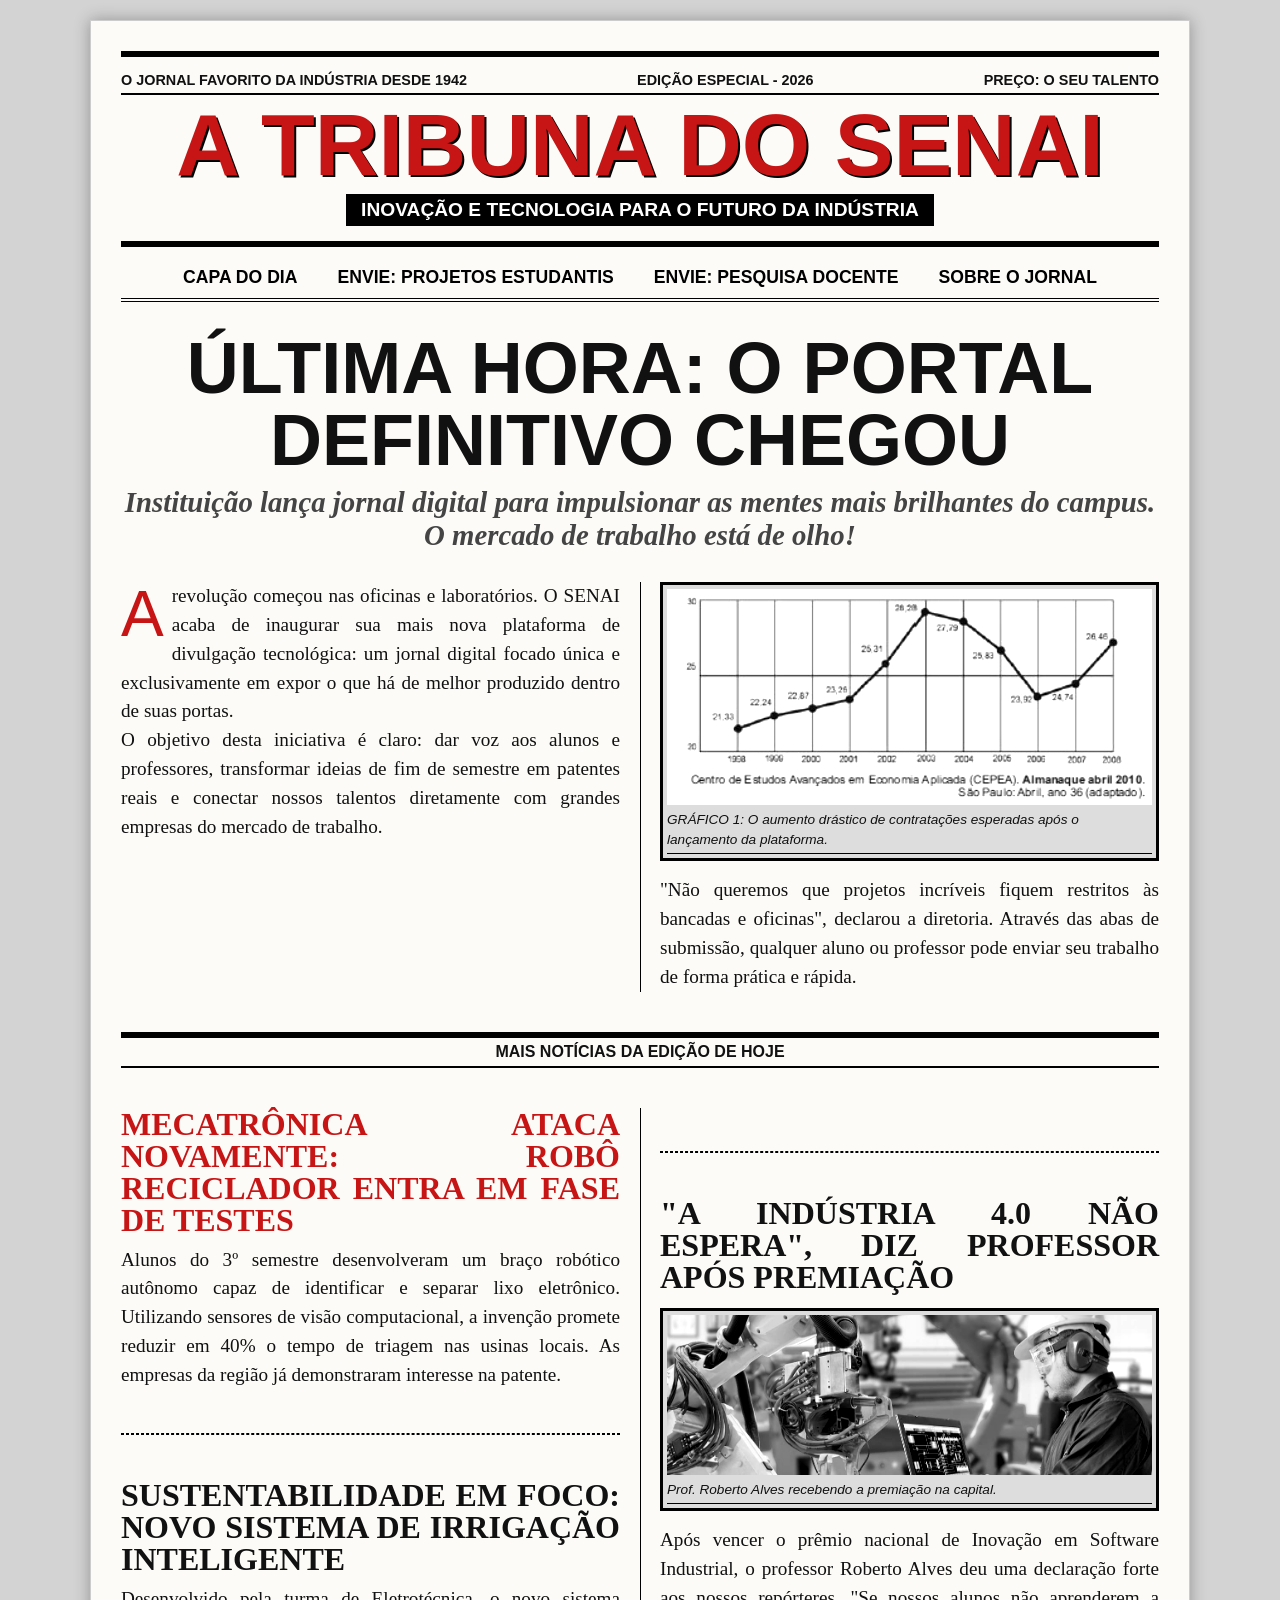
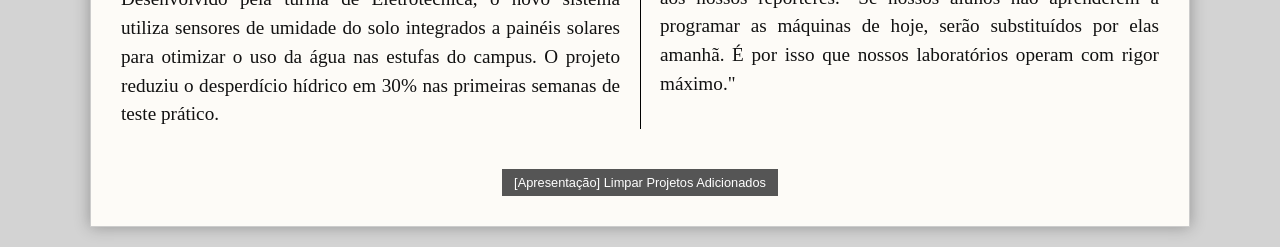
<file: index.html>
<!DOCTYPE html>
<html lang="pt-br">
<head>
    <meta charset="UTF-8">
    <meta name="viewport" content="width=device-width, initial-scale=1.0">
    <title>Tribuna SENAI - Capa</title>
    <link rel="stylesheet" href="style.css">
</head>
<body>

    <div class="folha-jornal">
        
        <div class="cabecalho">
            <div class="data-edicao">
                <span>O jornal favorito da Indústria desde 1942</span>
                <span>Edição Especial - 2026</span>
                <span>Preço: O Seu Talento</span>
            </div>
            <h1 class="titulo-jornal">A TRIBUNA DO SENAI</h1>
            <div class="subtitulo-jornal">INOVAÇÃO E TECNOLOGIA PARA O FUTURO DA INDÚSTRIA</div>
        </div>

        <!-- Botão de menu reestilizado -->
        <div class="menu-toggle" onclick="toggleMenu()">☰ Menu</div>
        
        <div class="overlay-menu" id="overlay" onclick="toggleMenu()"></div>

        <nav id="menuPrincipal">
            <a href="index.html">Capa do Dia</a>
            <a href="alunos.html">Envie: Projetos Estudantis</a>
            <a href="professores.html">Envie: Pesquisa Docente</a>
            <a href="sobre.html">Sobre o Jornal</a>
        </nav>

        <div class="manchete-principal">
            <h1>ÚLTIMA HORA: O PORTAL DEFINITIVO CHEGOU</h1>
            <h2>Instituição lança jornal digital para impulsionar as mentes mais brilhantes do campus. O mercado de trabalho está de olho!</h2>
        </div>

        <div class="colunas-noticia">
            <p class="primeira-letra">
                A revolução começou nas oficinas e laboratórios. O SENAI acaba de inaugurar sua mais nova plataforma de divulgação tecnológica: um jornal digital focado única e exclusivamente em expor o que há de melhor produzido dentro de suas portas. 
            </p>
            <p>
                O objetivo desta iniciativa é claro: dar voz aos alunos e professores, transformar ideias de fim de semestre em patentes reais e conectar nossos talentos diretamente com grandes empresas do mercado de trabalho.
            </p>

            <div class="foto-jornal">
                <img src="grafico.jpeg" alt="Gráfico de crescimento">
                <div class="legenda">GRÁFICO 1: O aumento drástico de contratações esperadas após o lançamento da plataforma.</div>
            </div>

            <p>
                "Não queremos que projetos incríveis fiquem restritos às bancadas e oficinas", declarou a diretoria. Através das abas de submissão, qualquer aluno ou professor pode enviar seu trabalho de forma prática e rápida.
            </p>
        </div>

        <div style="border-top: 6px solid #000; border-bottom: 2px solid #000; margin: 40px 0; padding: 5px 0; text-align: center; font-weight: bold; font-family: Arial;">
            MAIS NOTÍCIAS DA EDIÇÃO DE HOJE
        </div>

        <div class="colunas-noticia">
            <div style="break-inside: avoid;">
                <h2 style="font-family: 'Impact'; font-size: 2rem; color: #c71515; line-height: 1; margin-bottom: 10px; letter-spacing: 0px;">
                    MECATRÔNICA ATACA NOVAMENTE: ROBÔ RECICLADOR ENTRA EM FASE DE TESTES
                </h2>
                <p>
                    Alunos do 3º semestre desenvolveram um braço robótico autônomo capaz de identificar e separar lixo eletrônico. Utilizando sensores de visão computacional, a invenção promete reduzir em 40% o tempo de triagem nas usinas locais. As empresas da região já demonstraram interesse na patente.
                </p>
            </div>

            <br><hr style="border: 1px dashed #000; margin: 15px 0;"><br>

            <div style="break-inside: avoid;">
                <h2 style="font-family: 'Impact'; font-size: 2rem; color: #111; line-height: 1; margin-bottom: 10px; letter-spacing: 0px;">
                    SUSTENTABILIDADE EM FOCO: NOVO SISTEMA DE IRRIGAÇÃO INTELIGENTE
                </h2>
                <p>
                    Desenvolvido pela turma de Eletrotécnica, o novo sistema utiliza sensores de umidade do solo integrados a painéis solares para otimizar o uso da água nas estufas do campus. O projeto reduziu o desperdício hídrico em 30% nas primeiras semanas de teste prático.
                </p>
            </div>

            <br><hr style="border: 1px dashed #000; margin: 15px 0;"><br>

            <div style="break-inside: avoid;">
                <h2 style="font-family: 'Impact'; font-size: 2rem; color: #111; line-height: 1; margin-bottom: 10px; letter-spacing: 0px;">
                    "A INDÚSTRIA 4.0 NÃO ESPERA", DIZ PROFESSOR APÓS PREMIAÇÃO
                </h2>
                <div class="foto-jornal">
                    <img src="homen.jpeg" alt="Prof. Roberto Alves">
                    <div class="legenda">Prof. Roberto Alves recebendo a premiação na capital.</div>
                </div>
                <p>
                    Após vencer o prêmio nacional de Inovação em Software Industrial, o professor Roberto Alves deu uma declaração forte aos nossos repórteres. "Se nossos alunos não aprenderem a programar as máquinas de hoje, serão substituídos por elas amanhã. É por isso que nossos laboratórios operam com rigor máximo." 
                </p>
            </div>
        </div>

        <div id="secao-novos-projetos"></div>

        <div style="text-align: center; margin-top: 40px;">
            <button onclick="limparProjetosApresentacao()" style="background-color: #555; color: #fff; border: none; padding: 6px 12px; font-size: 0.8rem; cursor: pointer;">[Apresentação] Limpar Projetos Adicionados</button>
        </div>

    </div>

    <script>
        function toggleMenu() {
            document.getElementById('menuPrincipal').classList.toggle('aberto');
            document.getElementById('overlay').classList.toggle('aberto');
        }

        function carregarProjetos() {
            const conteiner = document.getElementById('secao-novos-projetos');
            const projetosSalvos = JSON.parse(localStorage.getItem('projetosSENAI')) || [];

            if (projetosSalvos.length === 0) {
                conteiner.innerHTML = '';
                return;
            }

            let htmlFinal = `
                <div style="border-top: 6px solid #c71515; border-bottom: 2px solid #c71515; margin: 40px 0 25px 0; padding: 5px 0; text-align: center; font-weight: bold; font-family: Arial; color: #c71515;">
                    PROJETOS E PESQUISAS PUBLICADOS PELA COMUNIDADE
                </div>
                <div class="colunas-noticia">
            `;

            projetosSalvos.forEach((proj, index) => {
                htmlFinal += `
                    <div style="break-inside: avoid;">
                        <span style="background: #000; color: #fff; font-family: Arial; font-weight: bold; padding: 2px 6px; font-size: 0.75rem; text-transform: uppercase;">
                            ${proj.tipo === 'aluno' ? 'PROJETO ESTUDANTIL' : 'PESQUISA DOCENTE'}
                        </span>
                        <h2 style="font-family: 'Impact'; font-size: 2rem; color: #111; line-height: 1; margin: 10px 0 5px 0; letter-spacing: 0px;">
                            ${proj.titulo}
                        </h2>
                        <p style="font-family: Arial, sans-serif; font-size: 0.85rem; font-weight: bold; color: #c71515; margin-bottom: 10px;">
                            ${proj.tipo === 'aluno' ? 'Autores:' : 'Responsável:'} ${proj.autores} | ${proj.subinfo}
                        </p>
                        
                        ${proj.imagem ? `
                            <div class="foto-jornal">
                                <img src="${proj.imagem}" alt="${proj.titulo}">
                                <div class="legenda">Registro enviado para a publicação.</div>
                            </div>
                        ` : ''}

                        <p style="font-size: 1.1rem; line-height: 1.4; text-align: justify; font-family: 'Times New Roman', serif;">
                            ${proj.descricao}
                        </p>
                    </div>
                `;

                if (index < projetosSalvos.length - 1) {
                    htmlFinal += `<br><hr style="border: 1px dashed #000; margin: 15px 0;"><br>`;
                }
            });

            htmlFinal += `</div>`;
            conteiner.innerHTML = htmlFinal;
        }

        function limparProjetosApresentacao() {
            if (confirm("Deseja apagar os projetos adicionados para reiniciar a demonstração?")) {
                localStorage.removeItem('projetosSENAI');
                carregarProjetos();
            }
        }

        window.onload = carregarProjetos;
    </script>

</body>
</html>
</file>
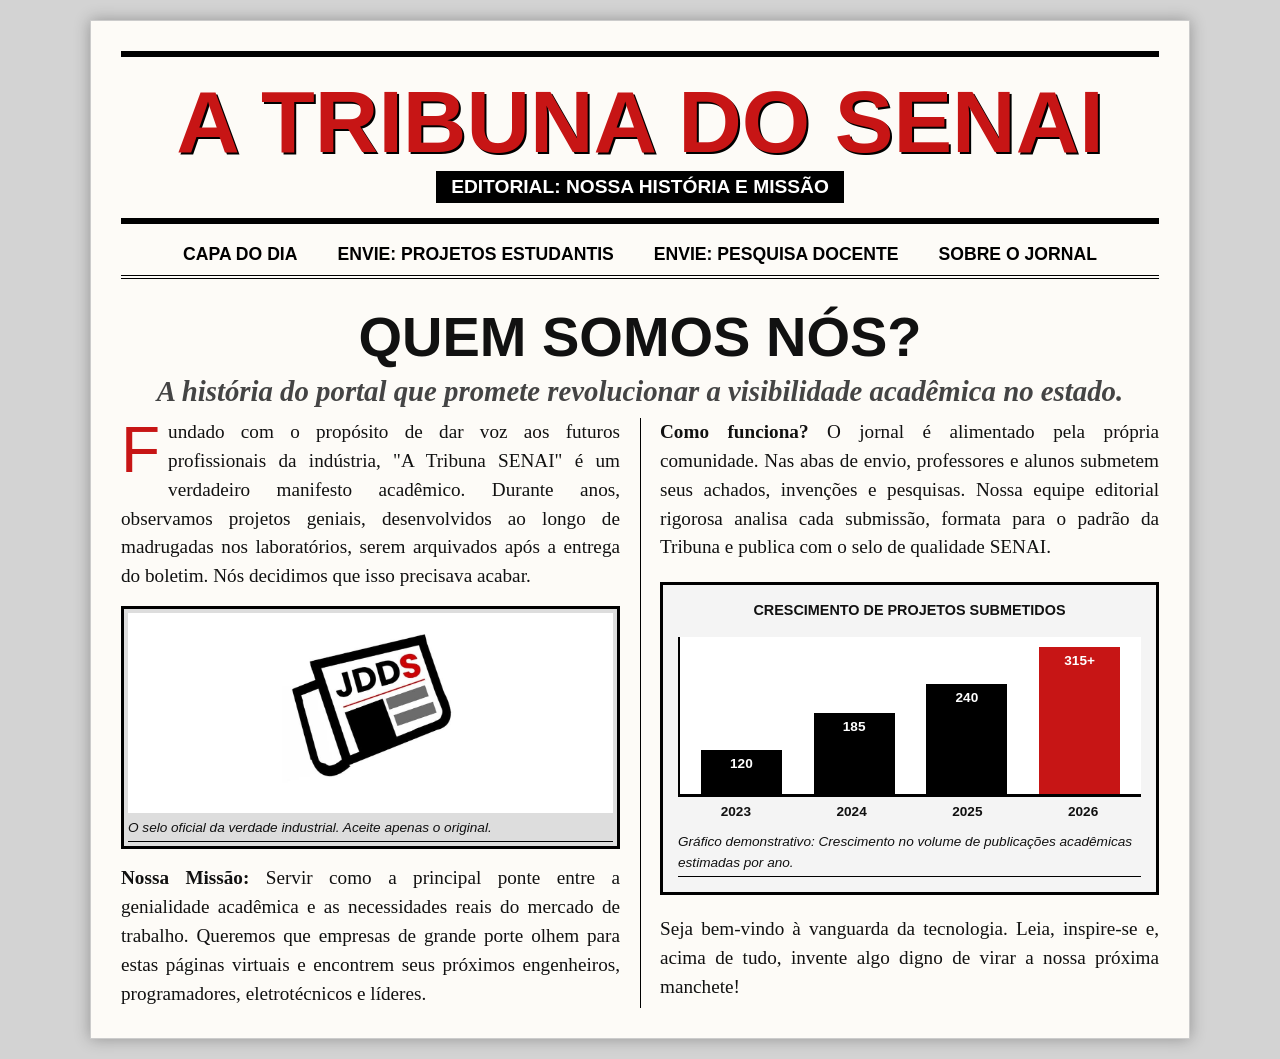
<file: sobre.html>
<!DOCTYPE html>
<html lang="pt-br">
<head>
    <meta charset="UTF-8">
    <meta name="viewport" content="width=device-width, initial-scale=1.0">
    <title>Tribuna SENAI - Sobre Nós</title>
    <link rel="stylesheet" href="style.css">
</head>
<body>

    <div class="folha-jornal">
        
        <div class="cabecalho">
            <h1 class="titulo-jornal">A TRIBUNA DO SENAI</h1>
            <div class="subtitulo-jornal">EDITORIAL: NOSSA HISTÓRIA E MISSÃO</div>
        </div>

        <div class="menu-toggle" onclick="toggleMenu()">☰ Menu</div>
        <div class="overlay-menu" id="overlay" onclick="toggleMenu()"></div>

        <nav id="menuPrincipal">
            <a href="index.html">Capa do Dia</a>
            <a href="alunos.html">Envie: Projetos Estudantis</a>
            <a href="professores.html">Envie: Pesquisa Docente</a>
            <a href="sobre.html">Sobre o Jornal</a>
        </nav>

        <div class="manchete-principal" style="margin-bottom: 10px;">
            <h1 style="font-size: 3.5rem;">QUEM SOMOS NÓS?</h1>
            <h2>A história do portal que promete revolucionar a visibilidade acadêmica no estado.</h2>
        </div>

        <div class="colunas-noticia">
            <p class="primeira-letra">
                Fundado com o propósito de dar voz aos futuros profissionais da indústria, "A Tribuna SENAI" é um verdadeiro manifesto acadêmico. Durante anos, observamos projetos geniais, desenvolvidos ao longo de madrugadas nos laboratórios, serem arquivados após a entrega do boletim. Nós decidimos que isso precisava acabar.
            </p>

            <div class="foto-jornal">
                <img src="JDDS.jpeg" alt="Selo Oficial SENAI" style="object-fit: contain; filter: none; max-height: 200px; background-color: #fff; padding: 10px;">
                <div class="legenda">O selo oficial da verdade industrial. Aceite apenas o original.</div>
            </div>

            <p>
                <strong>Nossa Missão:</strong> Servir como a principal ponte entre a genialidade acadêmica e as necessidades reais do mercado de trabalho. Queremos que empresas de grande porte olhem para estas páginas virtuais e encontrem seus próximos engenheiros, programadores, eletrotécnicos e líderes.
            </p>

            <p>
                <strong>Como funciona?</strong> O jornal é alimentado pela própria comunidade. Nas abas de envio, professores e alunos submetem seus achados, invenções e pesquisas. Nossa equipe editorial rigorosa analisa cada submissão, formata para o padrão da Tribuna e publica com o selo de qualidade SENAI.
            </p>

            <div class="grafico-container">
                <p style="font-family: Arial, sans-serif; font-weight: bold; font-size: 0.9rem; text-transform: uppercase;">
                    CRESCIMENTO DE PROJETOS SUBMETIDOS
                </p>
                
                <div class="grafico-barras">
                    <div class="barra" style="height: 30%;" title="2023">120</div>
                    <div class="barra" style="height: 55%;" title="2024">185</div>
                    <div class="barra" style="height: 75%;" title="2025">240</div>
                    <div class="barra" style="height: 100%; background-color: #c71515;" title="2026">315+</div>
                </div>
                
                <div class="labels-grafico">
                    <span>2023</span>
                    <span>2024</span>
                    <span>2025</span>
                    <span>2026</span>
                </div>
                
                <div class="legenda">Gráfico demonstrativo: Crescimento no volume de publicações acadêmicas estimadas por ano.</div>
            </div>

            <p>
                Seja bem-vindo à vanguarda da tecnologia. Leia, inspire-se e, acima de tudo, invente algo digno de virar a nossa próxima manchete!
            </p>
        </div>

    </div>

    <script>
        function toggleMenu() {
            document.getElementById('menuPrincipal').classList.toggle('aberto');
            document.getElementById('overlay').classList.toggle('aberto');
        }
    </script>

</body>
</html>
</file>
<file: style.css>
/* style.css - Tema Jornal Digital SENAI */

* {
    margin: 0;
    padding: 0;
    box-sizing: border-box;
    word-wrap: break-word; 
    overflow-wrap: break-word;
}

body {
    background-color: rgb(211, 211, 211);
    color: #111;
    font-family: 'Times New Roman', Times, serif; 
    padding: 20px;
}

.folha-jornal {
    max-width: 1100px;
    margin: 0 auto;
    background-color: #fdfbf7;
    padding: 30px;
    border: 1px solid #ccc;
    box-shadow: 0 0 15px rgba(0,0,0,0.3);
}

.cabecalho {
    text-align: center;
    border-top: 6px solid #000;
    border-bottom: 6px solid #000;
    padding: 15px 0;
    margin-bottom: 10px;
}

.data-edicao {
    display: flex;
    justify-content: space-between;
    font-size: 0.9em;
    font-family: Arial, sans-serif;
    text-transform: uppercase;
    font-weight: bold;
    border-bottom: 2px solid #000;
    padding-bottom: 5px;
    margin-bottom: 10px;
}

.titulo-jornal {
    font-family: 'Impact', 'Arial Black', sans-serif;
    font-size: 5.5rem;
    color: #c71515; 
    text-transform: uppercase;
    letter-spacing: 0px; /* Corrigido o espaçamento */
    line-height: 0.9;
    text-shadow: 2px 2px 0px #000;
    margin: 10px 0;
}

.subtitulo-jornal {
    font-family: Arial, sans-serif;
    background-color: #000;
    color: #fff;
    display: inline-block;
    padding: 5px 15px;
    font-weight: bold;
    letter-spacing: 0px; /* Corrigido o espaçamento */
    font-size: 1.2rem;
}

/* ESTILO DO BOTÃO DE MENU E OVERLAY (OCULTOS NO COMPUTADOR) */
.menu-toggle {
    display: none;
}

.overlay-menu {
    display: none;
}

nav {
    display: flex;
    justify-content: center;
    border-bottom: 4px double #000;
    padding: 10px 0;
    margin-bottom: 30px;
}

nav a {
    color: #000;
    text-decoration: none;
    font-family: Arial, sans-serif;
    font-weight: bold;
    font-size: 1.1rem;
    margin: 0 20px;
    text-transform: uppercase;
    transition: color 0.2s;
}

nav a:hover {
    color: #c71515;
    text-decoration: underline;
}

.manchete-principal {
    text-align: center;
    margin-bottom: 30px;
}

.manchete-principal h1 {
    font-family: 'Impact', 'Arial Black', sans-serif;
    font-size: 4.5rem;
    text-transform: uppercase;
    line-height: 1;
    margin-bottom: 10px;
    letter-spacing: 0px; /* Corrigido o espaçamento */
}

.manchete-principal h2 {
    font-size: 1.8rem;
    font-style: italic;
    color: #444;
}

.colunas-noticia {
    column-count: 2; 
    column-gap: 40px;
    column-rule: 1px solid #000; 
    font-size: 1.2rem;
    line-height: 1.5;
    text-align: justify;
}

.primeira-letra::first-letter {
    font-size: 4rem;
    font-family: 'Impact', sans-serif;
    float: left;
    margin-right: 8px;
    line-height: 1;
    color: #c71515;
}

.foto-jornal {
    width: 100%;
    border: 3px solid #000;
    background-color: #ddd;
    display: flex;
    flex-direction: column;
    align-items: center;
    justify-content: center;
    margin: 15px 0;
    padding: 4px;
    break-inside: avoid;
    page-break-inside: avoid;
}

.foto-jornal img {
    width: 100%;
    max-height: 250px;
    object-fit: cover;
    filter: grayscale(100%) contrast(120%);
    display: block;
}

.legenda {
    font-family: Arial, sans-serif;
    font-size: 0.85rem;
    font-style: italic;
    border-bottom: 1px solid #000;
    padding-bottom: 3px;
    margin-top: 5px;
    width: 100%;
    text-align: left;
}

.grafico-container {
    border: 3px solid #000;
    background-color: #f4f4f4;
    padding: 15px;
    margin: 20px 0;
    break-inside: avoid;
    text-align: center;
}

.grafico-barras {
    display: flex;
    align-items: flex-end;
    justify-content: space-around;
    height: 160px;
    border-bottom: 3px solid #000;
    border-left: 2px solid #000;
    padding: 10px 5px 0 5px;
    margin: 15px 0 5px 0;
    background-color: #fff;
}

.barra {
    width: 18%;
    background-color: #000;
    color: #fff;
    font-family: Arial, sans-serif;
    font-size: 0.85rem;
    font-weight: bold;
    display: flex;
    align-items: flex-start;
    justify-content: center;
    padding-top: 4px;
    box-sizing: border-box;
    transition: height 0.3s ease;
}

.labels-grafico {
    display: flex;
    justify-content: space-around;
    font-family: Arial, sans-serif;
    font-weight: bold;
    font-size: 0.85rem;
    margin-bottom: 10px;
}

.labels-grafico span {
    width: 18%;
    text-align: center;
}

.formulario-box {
    border: 4px solid #000;
    padding: 30px;
    background-color: #f4f4f4;
    margin-top: 20px;
    break-inside: avoid;
}

.formulario-box h2 {
    font-family: 'Impact', sans-serif;
    font-size: 2.5rem;
    text-transform: uppercase;
    margin-bottom: 20px;
    color: #c71515;
    text-align: center;
}

.form-group {
    margin-bottom: 20px;
    font-family: Arial, sans-serif;
}

.form-group label {
    display: block;
    font-weight: bold;
    margin-bottom: 5px;
    text-transform: uppercase;
    font-size: 0.9rem;
}

.form-group input, .form-group textarea {
    width: 100%;
    padding: 10px;
    border: 2px solid #000;
    background-color: #fff;
    font-family: Arial, sans-serif;
}

.btn-enviar {
    display: block;
    width: 100%;
    background: linear-gradient(180deg, #d91c1c 0%, #9e0e0e 100%);
    color: #fff;
    font-family: 'Impact', sans-serif;
    font-size: 1.8rem;
    border: 3px solid #000;
    padding: 12px;
    cursor: pointer;
    text-transform: uppercase;
    box-shadow: 4px 4px 0px #000;
    transition: all 0.15s ease-in-out;
    margin-top: 20px;
}

.btn-enviar:hover {
    background: linear-gradient(180deg, #111 0%, #333 100%);
    box-shadow: 2px 2px 0px #000;
    transform: translate(2px, 2px);
}

.btn-enviar.btn-docente {
    background: linear-gradient(180deg, #333 0%, #000 100%);
}

.btn-enviar.btn-docente:hover {
    background: linear-gradient(180deg, #c71515 0%, #9e0e0e 100%);
}

.modal-overlay {
    display: none;
    position: fixed;
    top: 0; left: 0; width: 100%; height: 100%;
    background: rgba(0,0,0,0.8);
    align-items: center; justify-content: center;
    z-index: 1000;
}

.modal-content {
    background: #fdfbf7;
    padding: 40px;
    border: 5px solid #c71515;
    text-align: center;
    max-width: 500px;
    font-family: Arial, sans-serif;
}

.modal-content h3 {
    font-family: 'Impact', sans-serif;
    font-size: 2.5rem;
    margin-bottom: 15px;
    text-transform: uppercase;
}

.modal-btn {
    background: #000;
    color: #fff;
    padding: 10px 20px;
    border: none;
    font-weight: bold;
    cursor: pointer;
    margin-top: 20px;
    font-size: 1.2rem;
}

/* AJUSTES PARA VERSÃO MOBILE (CELULAR) */
@media (max-width: 768px) {
    body {
        padding: 0; 
        background-color: #fdfbf7; 
    }

    .folha-jornal {
        padding: 15px; 
        box-shadow: none; 
        border: none; 
    }
    
    .colunas-noticia {
        column-count: 1; 
    }
    
    /* TÍTULOS AUMENTADOS */
    .titulo-jornal {
        font-size: 4.5rem; 
    }
    
    .manchete-principal h1 {
        font-size: 3.2rem;
    }

    .manchete-principal h2 {
        font-size: 1.6rem;
    }

    /* SISTEMA DE MENU LATERAL (HUB) - BOTÃO REFEITO MAIS BONITO */
    .menu-toggle {
        display: block;
        background-color: #fff;
        color: #000;
        border: 2px solid #000;
        padding: 8px 16px;
        text-align: center;
        font-family: Arial, sans-serif;
        font-weight: bold;
        font-size: 1rem;
        cursor: pointer;
        margin: 15px auto 25px auto;
        max-width: 140px;
        text-transform: uppercase;
        box-shadow: 3px 3px 0px #c71515;
        transition: all 0.2s ease;
    }

    .menu-toggle:active {
        transform: translate(2px, 2px);
        box-shadow: 1px 1px 0px #c71515;
    }

    .overlay-menu.aberto {
        display: block;
        position: fixed;
        top: 0; left: 0; width: 100%; height: 100%;
        background: rgba(0,0,0,0.6);
        z-index: 998;
    }

    nav {
        position: fixed;
        top: 0;
        left: -280px; 
        width: 250px;
        height: 100%;
        background-color: #111;
        flex-direction: column;
        justify-content: flex-start;
        align-items: flex-start;
        padding-top: 60px;
        margin: 0;
        border: none;
        z-index: 999;
        transition: left 0.3s ease-in-out;
    }
    
    nav.aberto {
        left: 0; 
    }
    
    nav a {
        display: block;
        width: 100%;
        color: #fff;
        padding: 20px;
        margin: 0;
        border-bottom: 1px solid #333;
        text-align: left;
    }

    nav a:hover {
        background-color: #c71515;
        text-decoration: none;
    }
    
    .barra {
        font-size: 0.7rem; 
    }
}
</file>
